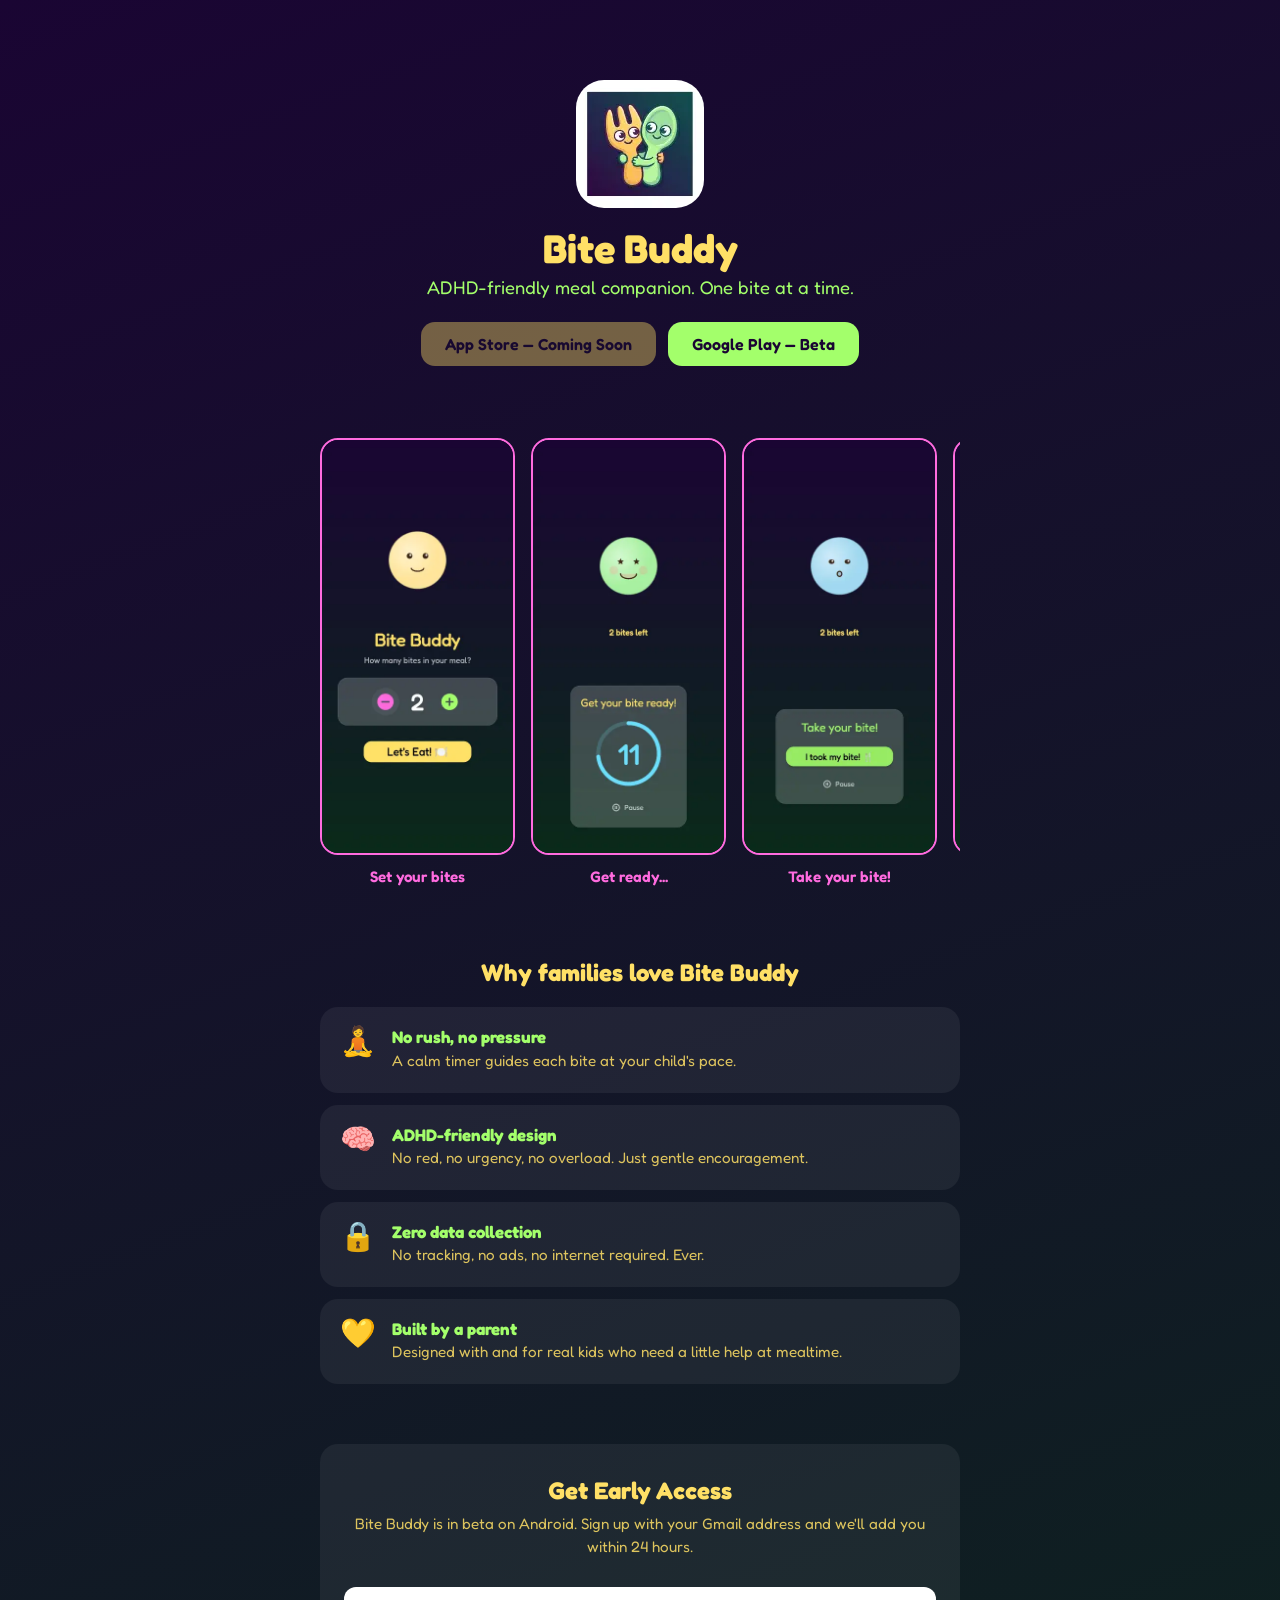
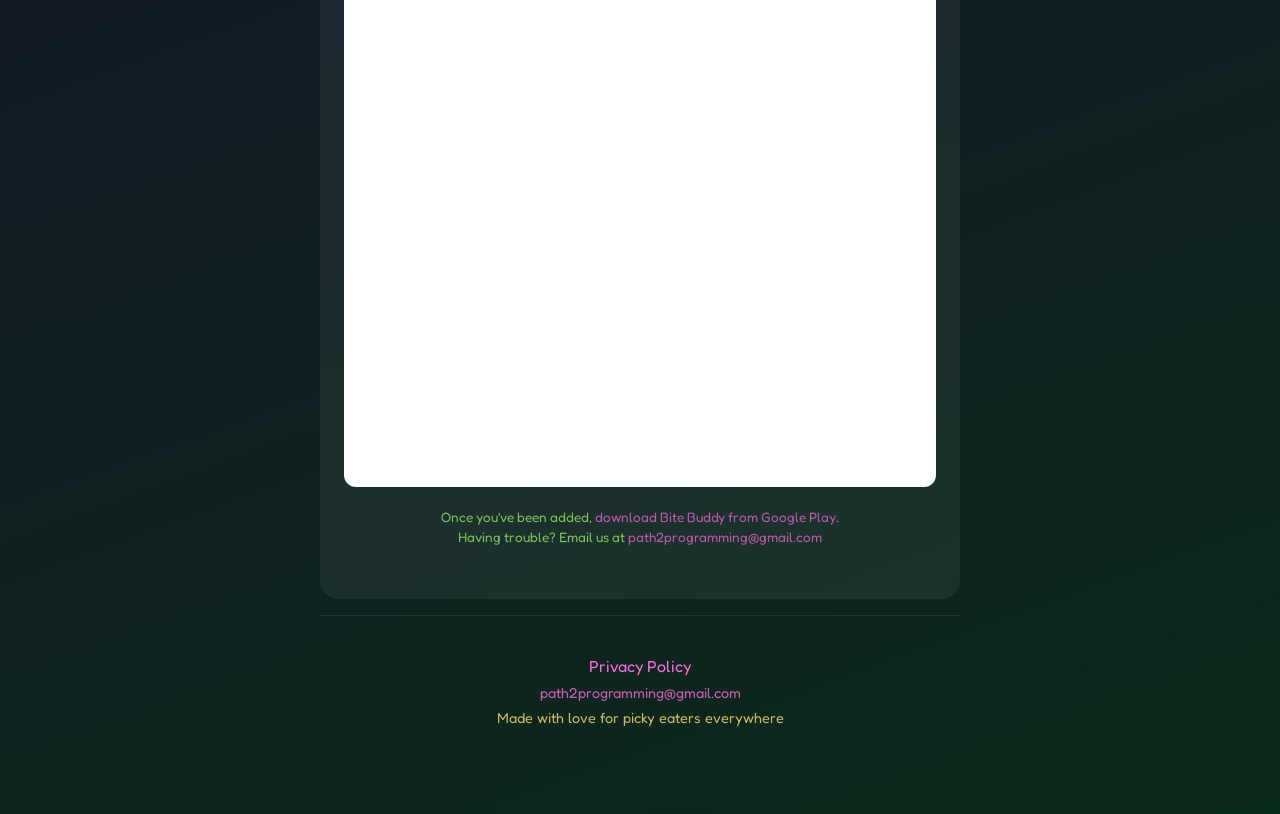
<file: index.html>
<!DOCTYPE html>
<html lang="en">
<head>
  <meta charset="UTF-8">
  <meta name="viewport" content="width=device-width, initial-scale=1.0">
  <title>Bite Buddy — ADHD-friendly meal companion</title>
  <meta name="description" content="ADHD-friendly meal companion app. Guides kids through eating, one bite at a time. No data collection, no ads.">
  <link rel="icon" href="images/icon.webp" type="image/webp">
  <link rel="preconnect" href="https://fonts.googleapis.com">
  <link rel="preconnect" href="https://fonts.gstatic.com" crossorigin>
  <link href="https://fonts.googleapis.com/css2?family=Fredoka:wght@400;600&display=swap" rel="stylesheet">
  <link rel="stylesheet" href="style.css">
</head>
<body>
  <div class="container">

    <section class="hero">
      <img src="images/icon.webp" alt="Bite Buddy app icon" width="128" height="128">
      <h1>Bite Buddy</h1>
      <p class="tagline">ADHD-friendly meal companion. One bite at a time.</p>
      <div class="store-buttons">
        <span class="btn-coming-soon">App Store — Coming Soon</span>
        <a href="#beta" class="btn-playstore">Google Play — Beta</a>
      </div>
    </section>

    <section class="screenshots">
      <div class="carousel">
        <figure>
          <img src="images/01_setup.webp" alt="Setup screen showing bite count selection" width="390" height="844" loading="lazy">
          <figcaption>Set your bites</figcaption>
        </figure>
        <figure>
          <img src="images/02_preparing.webp" alt="Preparing screen with countdown" width="390" height="844" loading="lazy">
          <figcaption>Get ready...</figcaption>
        </figure>
        <figure>
          <img src="images/03_take_bite.webp" alt="Take your bite prompt screen" width="390" height="844" loading="lazy">
          <figcaption>Take your bite!</figcaption>
        </figure>
        <figure>
          <img src="images/04_done.webp" alt="Celebration screen showing completion" width="390" height="844" loading="lazy">
          <figcaption>You did it!</figcaption>
        </figure>
      </div>
    </section>

    <section class="features">
      <h2>Why families love Bite Buddy</h2>
      <div class="feature-card">
        <span class="emoji">🧘</span>
        <div>
          <h3>No rush, no pressure</h3>
          <p>A calm timer guides each bite at your child's pace.</p>
        </div>
      </div>
      <div class="feature-card">
        <span class="emoji">🧠</span>
        <div>
          <h3>ADHD-friendly design</h3>
          <p>No red, no urgency, no overload. Just gentle encouragement.</p>
        </div>
      </div>
      <div class="feature-card">
        <span class="emoji">🔒</span>
        <div>
          <h3>Zero data collection</h3>
          <p>No tracking, no ads, no internet required. Ever.</p>
        </div>
      </div>
      <div class="feature-card">
        <span class="emoji">💛</span>
        <div>
          <h3>Built by a parent</h3>
          <p>Designed with and for real kids who need a little help at mealtime.</p>
        </div>
      </div>
    </section>

    <section class="beta" id="beta">
      <h2>Get Early Access</h2>
      <p>Bite Buddy is in beta on Android. Sign up with your Gmail address and we'll add you within 24 hours.</p>
      <iframe src="https://docs.google.com/forms/d/e/1FAIpQLSexE0ZmuwcWuGQARyVcK883mNhrH5HQVkfdAR-c2B1PpKjsXg/viewform?embedded=true" title="Beta signup form">Loading…</iframe>
      <p class="helper">
        Once you've been added, <a href="https://play.google.com/apps/internaltest/4701705476876922076">download Bite Buddy from Google Play</a>.<br>
        Having trouble? Email us at <a href="mailto:path2programming@gmail.com">path2programming@gmail.com</a>
      </p>
    </section>

    <footer>
      <p><a href="privacy/">Privacy Policy</a></p>
      <p><a href="mailto:path2programming@gmail.com">path2programming@gmail.com</a></p>
      <p>Made with love for picky eaters everywhere</p>
    </footer>

  </div>
</body>
</html>
</file>
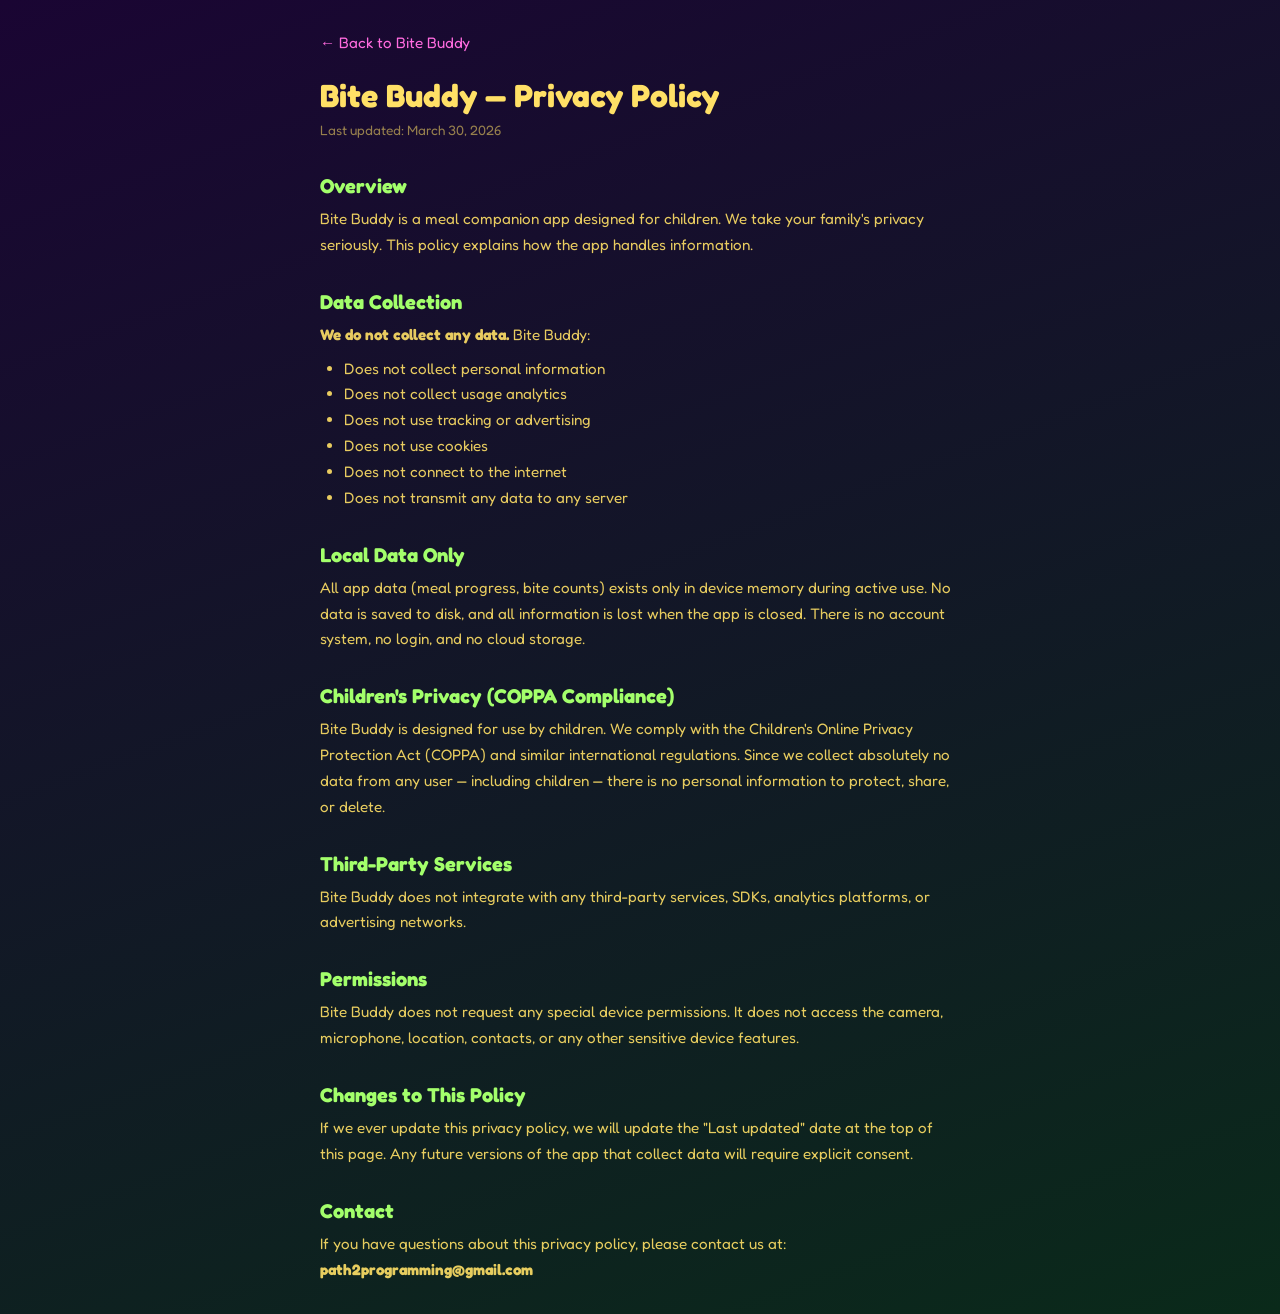
<file: privacy/index.html>
<!DOCTYPE html>
<html lang="en">
<head>
  <meta charset="UTF-8">
  <meta name="viewport" content="width=device-width, initial-scale=1.0">
  <title>Bite Buddy — Privacy Policy</title>
  <link rel="icon" href="../images/icon.webp" type="image/webp">
  <link rel="preconnect" href="https://fonts.googleapis.com">
  <link rel="preconnect" href="https://fonts.gstatic.com" crossorigin>
  <link href="https://fonts.googleapis.com/css2?family=Fredoka:wght@400;600&display=swap" rel="stylesheet">
  <link rel="stylesheet" href="../style.css">
</head>
<body>
  <div class="container privacy-content">
    <a href="../" class="back-link">&larr; Back to Bite Buddy</a>

    <h1>Bite Buddy — Privacy Policy</h1>
    <p class="updated">Last updated: March 30, 2026</p>

    <h2>Overview</h2>
    <p>Bite Buddy is a meal companion app designed for children. We take your family's privacy seriously. This policy explains how the app handles information.</p>

    <h2>Data Collection</h2>
    <p><strong>We do not collect any data.</strong> Bite Buddy:</p>
    <ul>
      <li>Does not collect personal information</li>
      <li>Does not collect usage analytics</li>
      <li>Does not use tracking or advertising</li>
      <li>Does not use cookies</li>
      <li>Does not connect to the internet</li>
      <li>Does not transmit any data to any server</li>
    </ul>

    <h2>Local Data Only</h2>
    <p>All app data (meal progress, bite counts) exists only in device memory during active use. No data is saved to disk, and all information is lost when the app is closed. There is no account system, no login, and no cloud storage.</p>

    <h2>Children's Privacy (COPPA Compliance)</h2>
    <p>Bite Buddy is designed for use by children. We comply with the Children's Online Privacy Protection Act (COPPA) and similar international regulations. Since we collect absolutely no data from any user — including children — there is no personal information to protect, share, or delete.</p>

    <h2>Third-Party Services</h2>
    <p>Bite Buddy does not integrate with any third-party services, SDKs, analytics platforms, or advertising networks.</p>

    <h2>Permissions</h2>
    <p>Bite Buddy does not request any special device permissions. It does not access the camera, microphone, location, contacts, or any other sensitive device features.</p>

    <h2>Changes to This Policy</h2>
    <p>If we ever update this privacy policy, we will update the "Last updated" date at the top of this page. Any future versions of the app that collect data will require explicit consent.</p>

    <h2>Contact</h2>
    <p>If you have questions about this privacy policy, please contact us at:<br>
    <strong>path2programming@gmail.com</strong></p>
  </div>
</body>
</html>
</file>
<file: style.css>
*, *::before, *::after { box-sizing: border-box; margin: 0; padding: 0; }
html { scroll-behavior: smooth; }

body {
  font-family: 'Fredoka', sans-serif;
  background: linear-gradient(160deg, #1A0533, #0A2A1A);
  color: #FFE066;
  min-height: 100vh;
  padding: 0 1rem;
}

.container {
  max-width: 640px;
  margin: 0 auto;
  padding: 2rem 0;
}

/* Hero */

.hero {
  text-align: center;
  padding: 3rem 0 2rem;
}

.hero img {
  width: 128px;
  height: 128px;
  border-radius: 28px;
}

.hero h1 {
  font-size: 2.5rem;
  color: #FFE066;
  margin: 0.75rem 0 0.25rem;
}

.hero .tagline {
  font-size: 1.15rem;
  color: #A3FF6B;
  margin-bottom: 1.5rem;
}

/* Store buttons */

.store-buttons {
  display: flex;
  gap: 0.75rem;
  justify-content: center;
  flex-wrap: wrap;
}

.store-buttons a {
  display: inline-block;
  padding: 0.75rem 1.5rem;
  border-radius: 14px;
  text-decoration: none;
  font-weight: 600;
  font-size: 1rem;
  transition: opacity 0.2s;
}

.store-buttons a:hover { opacity: 0.85; }

.btn-appstore {
  background: #FFE066;
  color: #1A0533;
}

.btn-playstore {
  background: #A3FF6B;
  color: #1A0533;
}

/* Screenshot carousel */

.screenshots {
  padding: 2rem 0;
}

.carousel {
  display: flex;
  gap: 1rem;
  overflow-x: auto;
  scroll-snap-type: x mandatory;
  -webkit-overflow-scrolling: touch;
  padding: 0.5rem 0;
  scrollbar-width: none;
}

.carousel::-webkit-scrollbar { display: none; }

.carousel figure {
  flex: 0 0 auto;
  scroll-snap-align: center;
  text-align: center;
}

.carousel img {
  width: 195px;
  height: auto;
  border-radius: 18px;
  border: 2px solid #FF6BDF;
}

.carousel figcaption {
  color: #FF6BDF;
  margin-top: 0.5rem;
  font-size: 0.95rem;
  font-weight: 600;
}

/* Features */

.features {
  padding: 2rem 0;
}

.features h2 {
  text-align: center;
  color: #FFE066;
  font-size: 1.5rem;
  margin-bottom: 1.25rem;
}

.feature-card {
  background: rgba(255, 255, 255, 0.06);
  border-radius: 18px;
  padding: 1.25rem;
  margin-bottom: 0.75rem;
  display: flex;
  gap: 1rem;
  align-items: flex-start;
}

.feature-card .emoji {
  font-size: 1.8rem;
  flex-shrink: 0;
  line-height: 1;
}

.feature-card h3 {
  color: #A3FF6B;
  font-size: 1.05rem;
  margin-bottom: 0.15rem;
}

.feature-card p {
  color: #FFE066;
  opacity: 0.85;
  font-size: 0.95rem;
  line-height: 1.5;
}

/* Beta */

.beta {
  background: rgba(255, 255, 255, 0.06);
  border-radius: 18px;
  padding: 2rem 1.5rem;
  text-align: center;
  margin-top: 1rem;
}

.beta h2 {
  color: #FFE066;
  font-size: 1.5rem;
  margin-bottom: 0.5rem;
}

.beta > p {
  color: #FFE066;
  opacity: 0.85;
  font-size: 0.95rem;
  line-height: 1.5;
  margin-bottom: 1.25rem;
}

.beta iframe {
  width: 100%;
  max-width: 640px;
  height: 500px;
  margin-top: 0.5rem;
  border: none;
  border-radius: 12px;
  background: #fff;
}

.beta .helper {
  color: #A3FF6B;
  font-size: 0.85rem;
  opacity: 0.7;
  margin-top: 1rem;
  line-height: 1.5;
}

.beta .helper a {
  color: #FF6BDF;
  text-decoration: none;
}

.beta .helper a:hover { text-decoration: underline; }

.btn-coming-soon {
  display: inline-block;
  padding: 0.75rem 1.5rem;
  border-radius: 14px;
  font-weight: 600;
  font-size: 1rem;
  background: #FFE066;
  color: #1A0533;
  opacity: 0.4;
  cursor: default;
  pointer-events: none;
}

/* Footer */

footer {
  text-align: center;
  padding: 2rem 0 3rem;
  border-top: 1px solid rgba(255, 255, 255, 0.08);
  margin-top: 1rem;
}

footer a {
  color: #FF6BDF;
  text-decoration: none;
}

footer a:hover { text-decoration: underline; }

footer p {
  margin: 0.5rem 0;
  font-size: 0.9rem;
  opacity: 0.8;
}

footer p:first-child { opacity: 1; font-size: 1rem; }

/* Privacy page */

.privacy-content h1 {
  color: #FFE066;
  font-size: 2rem;
  margin-bottom: 0.25rem;
}

.privacy-content h2 {
  color: #A3FF6B;
  font-size: 1.25rem;
  margin-top: 2rem;
  margin-bottom: 0.5rem;
}

.privacy-content p,
.privacy-content li {
  color: #FFE066;
  opacity: 0.9;
  line-height: 1.7;
  font-size: 0.95rem;
}

.privacy-content ul {
  padding-left: 1.5rem;
  margin: 0.5rem 0;
}

.privacy-content .updated {
  opacity: 0.55;
  font-size: 0.85rem;
}

.privacy-content strong {
  color: #FFE066;
}

.back-link {
  display: inline-block;
  color: #FF6BDF;
  text-decoration: none;
  margin-bottom: 1.5rem;
  font-size: 0.95rem;
}

.back-link:hover { text-decoration: underline; }
</file>
